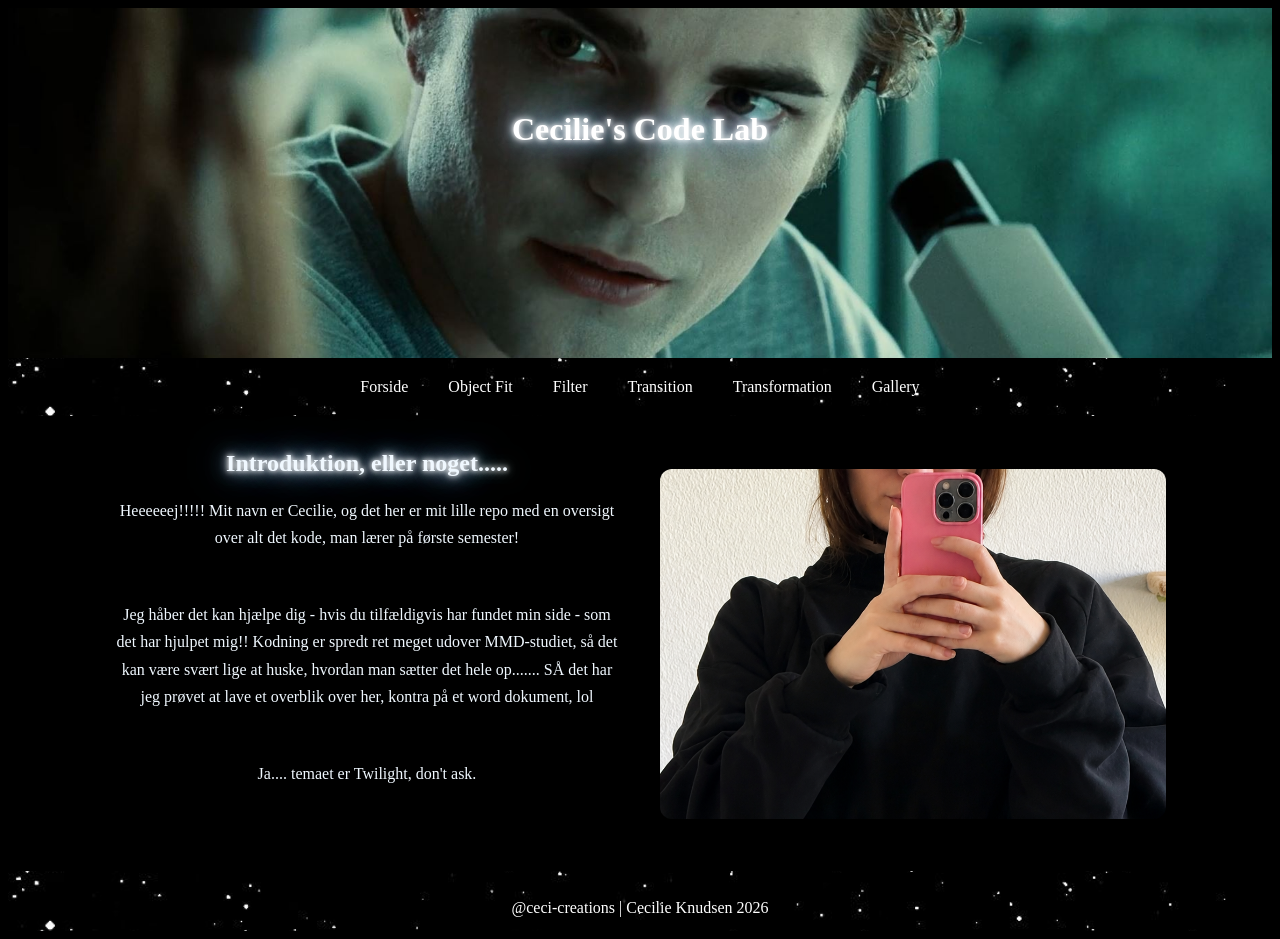
<file: index.html>
<!doctype html>
<html lang="da">
  <!-- Head -->
  <head>
    <meta charset="UTF-8" />
    <meta name="viewport" content="width=device-width, initial-scale=1.0" />
    <title>Cecilie's Code Lab</title>

    <!-- Links -->
    <link rel="stylesheet" href="css/general.css" />
    <link rel="stylesheet" href="css/globalnav.css" />
    <link rel="stylesheet" href="css/forside.css" />
  </head>

  <!-- Body -->
  <body>
    <!-- Banner -->
    <header>
      <div class="banner">
        <img src="imgs/edwardcullen.jpg" alt="" />

        <h1>Cecilie's Code Lab</h1>
      </div>

      <!-- Global Navigation -->
      <nav class="global-nav">
        <ul>
          <li><a href="index.html">Forside</a></li>
          <li><a href="objectfit.html">Object Fit</a></li>
          <li><a href="filter.html">Filter</a></li>
          <li><a href="transition.html">Transition</a></li>
          <li><a href="">Transformation</a></li>
          <li><a href="gallery.html">Gallery</a></li>
        </ul>
      </nav>
    </header>

    <!-- Main -->
    <main>
      <section class="intro">
        <div class="intro-text">
          <h2>Introduktion, eller noget.....</h2>
          <p>
            Heeeeeej!!!!! Mit navn er Cecilie, og det her er mit lille repo med
            en oversigt over alt det kode, man lærer på første semester!
          </p>
          <p>
            Jeg håber det kan hjælpe dig - hvis du tilfældigvis har fundet min
            side - som det har hjulpet mig!! Kodning er spredt ret meget udover
            MMD-studiet, så det kan være svært lige at huske, hvordan man sætter
            det hele op....... SÅ det har jeg prøvet at lave et overblik over
            her, kontra på et word dokument, lol
          </p>
          <p>Ja.... temaet er Twilight, don't ask.</p>
        </div>

        <div class="intro-image">
          <img src="imgs/me.png" alt="" />
        </div>
      </section>
    </main>

    <!-- Footer -->
    <footer>
      <p>@ceci-creations | Cecilie Knudsen 2026</p>
    </footer>
  </body>
</html>
</file>
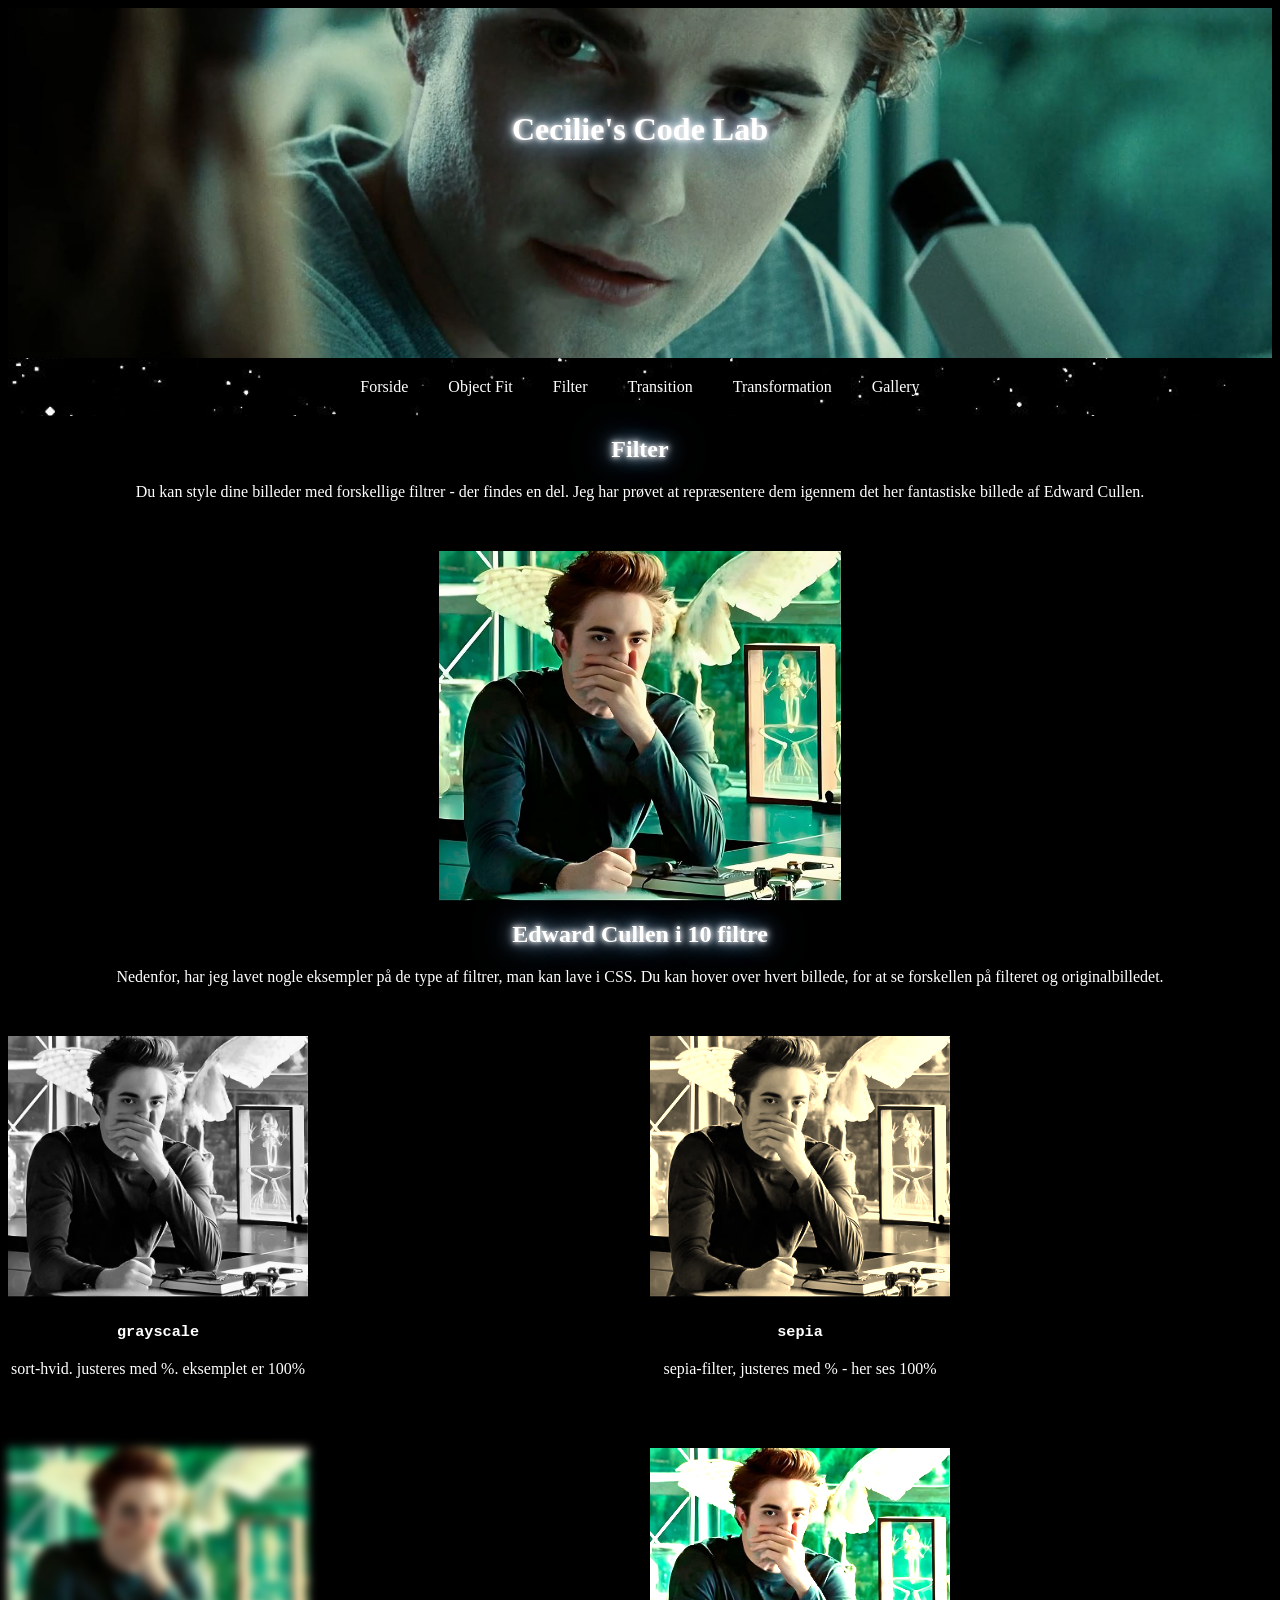
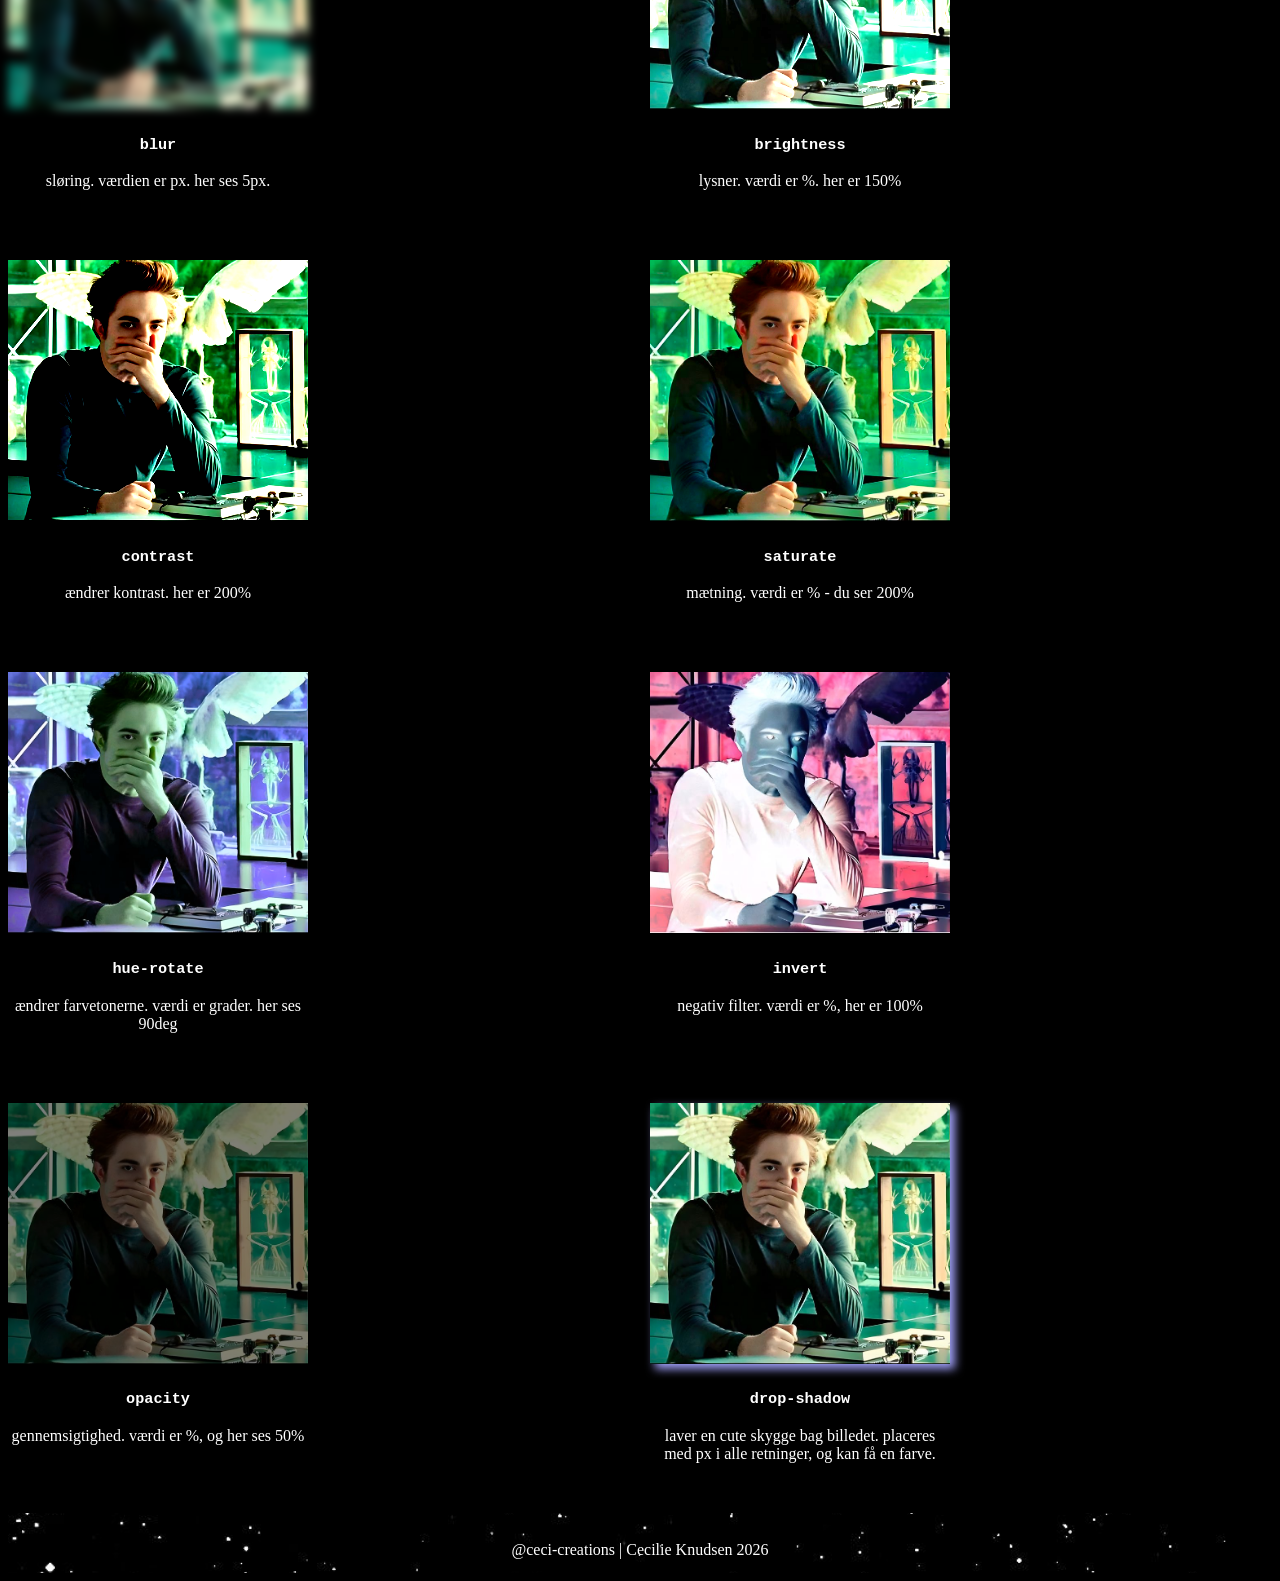
<file: filter.html>
<!doctype html>
<html lang="da">
  <!-- Head -->
  <head>
    <meta charset="UTF-8" />
    <meta name="viewport" content="width=device-width, initial-scale=1.0" />
    <title>Cecilie's Code Lab</title>

    <!-- Links -->
    <link rel="stylesheet" href="css/general.css" />
    <link rel="stylesheet" href="css/globalnav.css" />
    <link rel="stylesheet" href="css/filter.css" />
  </head>

  <!-- Body -->
  <body>
    <!-- Banner -->
    <header>
      <div class="banner">
        <img src="imgs/edwardcullen.jpg" alt="" />

        <h1>Cecilie's Code Lab</h1>
      </div>

      <!-- Global Navigation -->
      <nav class="global-nav">
        <ul>
          <li><a href="index.html">Forside</a></li>
          <li><a href="objectfit.html">Object Fit</a></li>
          <li><a href="filter.html">Filter</a></li>
          <li><a href="transition.html">Transition</a></li>
          <li><a href="">Transformation</a></li>
          <li><a href="gallery.html">Gallery</a></li>
        </ul>
      </nav>
    </header>

    <!-- Main -->
    <main>
      <!-- Original billede + beskrivelse -->
      <h2>Filter</h2>
      <p>
        Du kan style dine billeder med forskellige filtrer - der findes en del.
        Jeg har prøvet at repræsentere dem igennem det her fantastiske billede
        af Edward Cullen.
      </p>
      <div class="original">
        <img src="imgs/smellyboy.jpg" alt="" />
      </div>

      <!-- galleri med filtrer -->
      <h2>Edward Cullen i 10 filtre</h2>
      <p>
        Nedenfor, har jeg lavet nogle eksempler på de type af filtrer, man kan
        lave i CSS. Du kan hover over hvert billede, for at se forskellen på
        filteret og originalbilledet.
      </p>
      <div class="grid">
        <div class="card">
          <img class="grayscale" src="imgs/smellyboy.jpg" alt="" />
          <h3><code>grayscale</code></h3>
          <p>sort-hvid. justeres med %. eksemplet er 100%</p>
        </div>

        <div class="card">
          <img class="sepia" src="imgs/smellyboy.jpg" alt="" />
          <h3><code>sepia</code></h3>
          <p>sepia-filter, justeres med % - her ses 100%</p>
        </div>

        <div class="card">
          <img class="blur" src="imgs/smellyboy.jpg" alt="" />
          <h3><code>blur</code></h3>
          <p>sløring. værdien er px. her ses 5px.</p>
        </div>

        <div class="card">
          <img class="brightness" src="imgs/smellyboy.jpg" alt="" />
          <h3><code>brightness</code></h3>
          <p>lysner. værdi er %. her er 150%</p>
        </div>

        <div class="card">
          <img class="contrast" src="imgs/smellyboy.jpg" alt="" />
          <h3><code>contrast</code></h3>
          <p>ændrer kontrast. her er 200%</p>
        </div>

        <div class="card">
          <img class="saturate" src="imgs/smellyboy.jpg" alt="" />
          <h3><code>saturate</code></h3>
          <p>mætning. værdi er % - du ser 200%</p>
        </div>

        <div class="card">
          <img class="huerotate" src="imgs/smellyboy.jpg" alt="" />
          <h3><code>hue-rotate</code></h3>
          <p>ændrer farvetonerne. værdi er grader. her ses 90deg</p>
        </div>

        <div class="card">
          <img class="invert" src="imgs/smellyboy.jpg" alt="" />
          <h3><code>invert</code></h3>
          <p>negativ filter. værdi er %, her er 100%</p>
        </div>

        <div class="card">
          <img class="opacity" src="imgs/smellyboy.jpg" alt="" />
          <h3><code>opacity</code></h3>
          <p>gennemsigtighed. værdi er %, og her ses 50%</p>
        </div>

        <div class="card">
          <img class="dropshadow" src="imgs/smellyboy.jpg" alt="" />
          <h3><code>drop-shadow</code></h3>
          <p>
            laver en cute skygge bag billedet. placeres med px i alle retninger,
            og kan få en farve.
          </p>
        </div>
      </div>
    </main>

    <!-- Footer -->
    <footer>
      <p>@ceci-creations | Cecilie Knudsen 2026</p>
    </footer>
  </body>
</html>
</file>
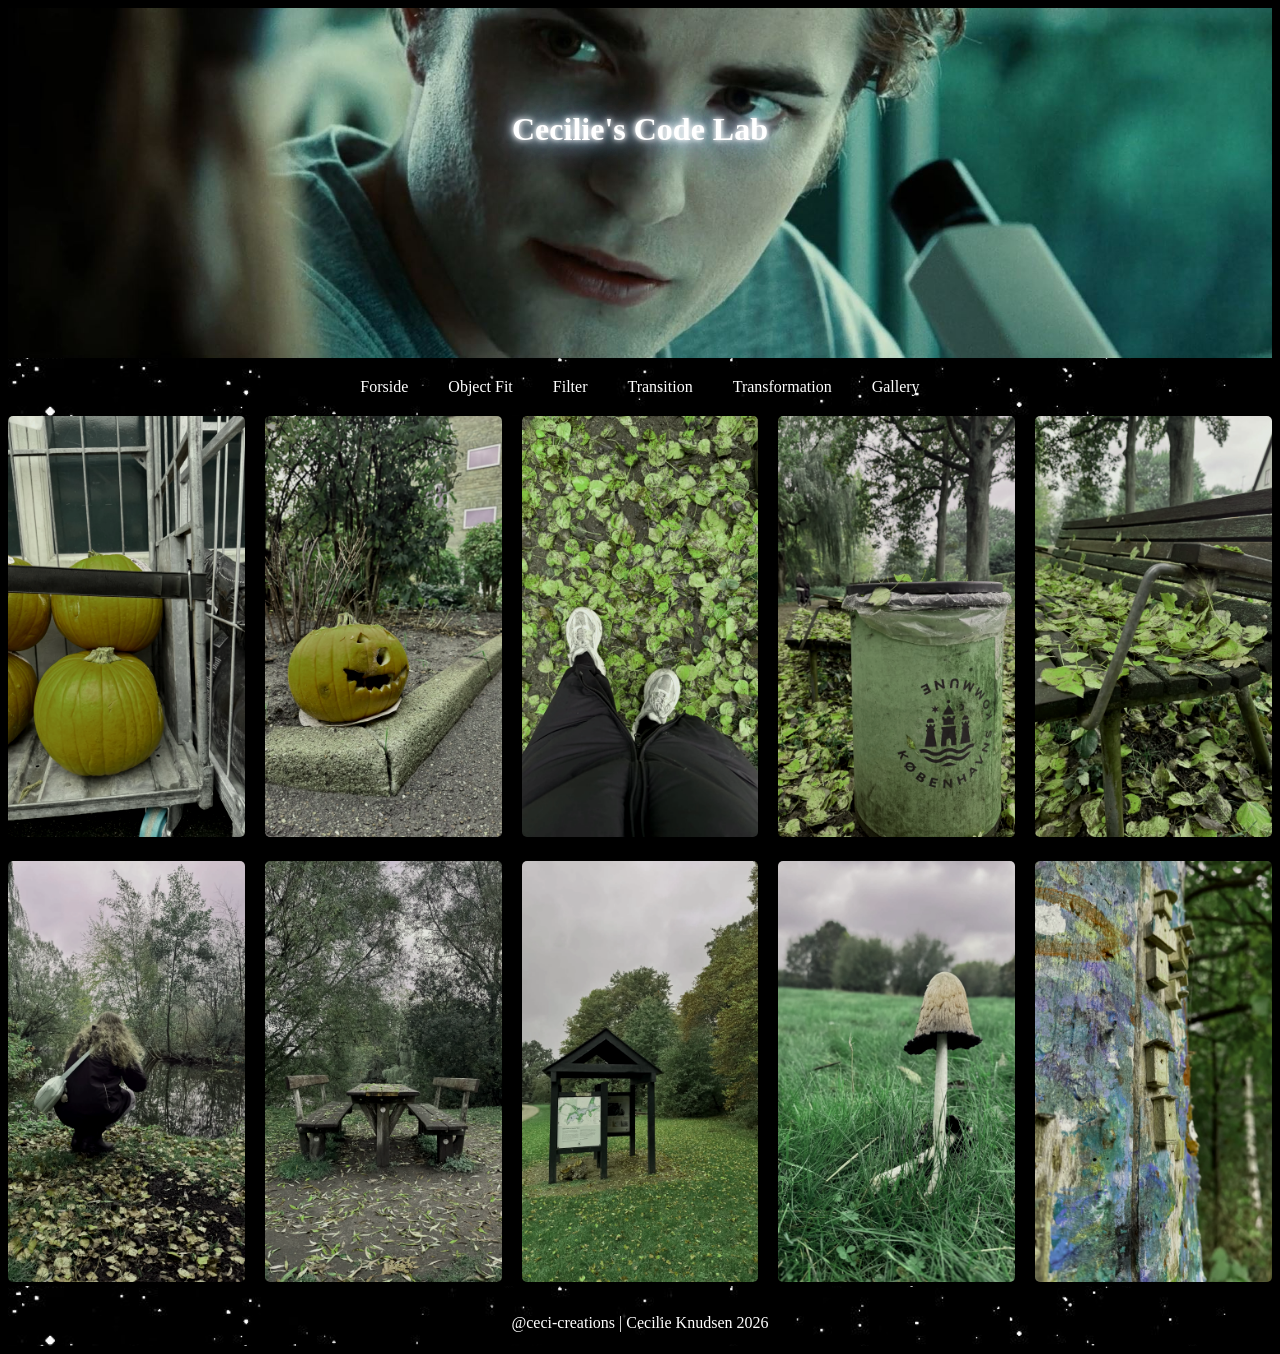
<file: gallery.html>
<!doctype html>
<html lang="da">
  <!-- Head -->
  <head>
    <meta charset="UTF-8" />
    <meta name="viewport" content="width=device-width, initial-scale=1.0" />
    <title>Cecilie's Code Lab</title>

    <!-- Links -->
    <link rel="stylesheet" href="css/general.css" />
    <link rel="stylesheet" href="css/globalnav.css" />
    <link rel="stylesheet" href="css/gallery.css" />
  </head>

  <!-- Body -->
  <body>
    <!-- Banner -->
    <header>
      <div class="banner">
        <img src="imgs/edwardcullen.jpg" alt="" />

        <h1>Cecilie's Code Lab</h1>
      </div>

      <!-- Global Navigation -->
      <nav class="global-nav">
        <ul>
          <li><a href="index.html">Forside</a></li>
          <li><a href="objectfit.html">Object Fit</a></li>
          <li><a href="filter.html">Filter</a></li>
          <li><a href="transition.html">Transition</a></li>
          <li><a href="">Transformation</a></li>
          <li><a href="gallery.html">Gallery</a></li>
        </ul>
      </nav>
    </header>

    <!-- Main -->
    <main>
      <section class="grid">
        <!-- Græskar -->
        <div>
          <a href="gallery/pumkeeens.html" target="_blank"
            ><img src="imgs/galleriopgave/pumkeeens.webp" alt=""
          /></a>
        </div>

        <!-- Halloween -->
        <div>
          <a href="gallery/boyandgirlsof.html" target="_blank"
            ><img src="imgs/galleriopgave/boyandgirlsof.webp" alt=""
          /></a>
        </div>

        <!-- Mine sko -->
        <div>
          <a href="gallery/buffaloes.html" target="_blank"
            ><img src="imgs/galleriopgave/buffaloes.webp" alt=""
          /></a>
        </div>

        <!-- Skraldespand -->
        <div>
          <a href="gallery/trashyyy.html" target="_blank"
            ><img src="imgs/galleriopgave/trashyyy.webp" alt=""
          /></a>
        </div>

        <!-- Bænk -->
        <div>
          <a href="gallery/benched.html" target="_blank"
            ><img src="imgs/galleriopgave/benched.webp" alt=""
          /></a>
        </div>

        <!-- LAURAAA -->
        <div>
          <a href="gallery/lausdaus.html" target="_blank"
            ><img src="imgs/galleriopgave/lausdaus.webp" alt=""
          /></a>
        </div>

        <!-- DATE SPOT -->
        <div>
          <a href="gallery/fallinloveagainandagain.html" target="_blank">
            <img src="imgs/galleriopgave/fallinloveagainandagain.webp" alt=""
          /></a>
        </div>

        <!-- ET HUS -->
        <div>
          <a href="gallery/ethus.html" target="_blank"
            ><img src="imgs/galleriopgave/ethus.webp" alt=""
          /></a>
        </div>

        <!-- SVAMPEBOB FIRKANT -->
        <div>
          <a href="gallery/parykblækhatsej.html" target="_blank"
            ><img src="imgs/galleriopgave/parykblækhatsej.webp" alt=""
          /></a>
        </div>

        <!-- FUGLEBYEN -->
        <div>
          <a href="gallery/fuglebyen.html" target="_blank"
            ><img src="imgs/galleriopgave/fuglebyen.webp" alt=""
          /></a>
        </div>
      </section>
    </main>

    <!-- Footer -->
    <footer>
      <p>@ceci-creations | Cecilie Knudsen 2026</p>
    </footer>
  </body>
</html>
</file>
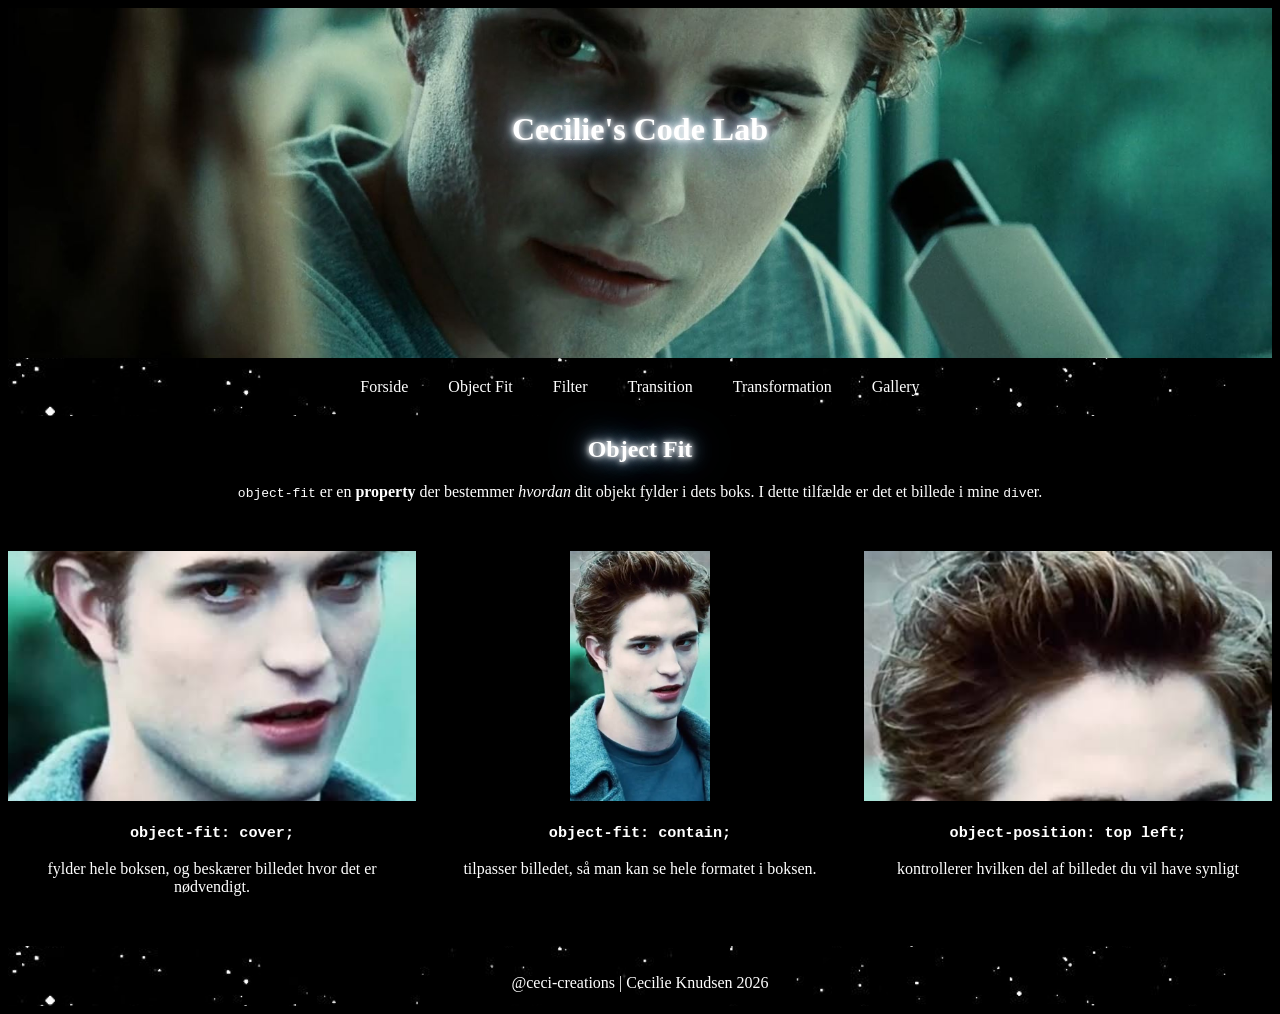
<file: objectfit.html>
<!doctype html>
<html lang="da">
  <!-- Head -->
  <head>
    <meta charset="UTF-8" />
    <meta name="viewport" content="width=device-width, initial-scale=1.0" />
    <title>Cecilie's Code Lab</title>

    <!-- Links -->
    <link rel="stylesheet" href="css/general.css" />
    <link rel="stylesheet" href="css/globalnav.css" />
    <link rel="stylesheet" href="css/obejctfit.css" />
  </head>

  <!-- Body -->
  <body>
    <!-- Banner -->
    <header>
      <div class="banner">
        <img src="imgs/edwardcullen.jpg" alt="" />

        <h1>Cecilie's Code Lab</h1>
      </div>

      <!-- Global Navigation -->
      <nav class="global-nav">
        <ul>
          <li><a href="index.html">Forside</a></li>
          <li><a href="objectfit.html">Object Fit</a></li>
          <li><a href="filter.html">Filter</a></li>
          <li><a href="transition.html">Transition</a></li>
          <li><a href="">Transformation</a></li>
          <li><a href="gallery.html">Gallery</a></li>
        </ul>
      </nav>
    </header>

    <!-- Main -->
    <main>
      <section>
        <h2>Object Fit</h2>
        <p>
          <code>object-fit</code> er en <b>property</b> der bestemmer
          <i>hvordan</i> dit objekt fylder i dets boks. I dette tilfælde er det
          et billede i mine <code>div</code>er.
        </p>

        <div class="grid">
          <div class="card">
            <img class="cover" src="imgs/edward2.jpg" alt="" />
            <h3><code>object-fit: cover;</code></h3>
            <p>
              fylder hele boksen, og beskærer billedet hvor det er nødvendigt.
            </p>
          </div>

          <div class="card">
            <img class="contain" src="imgs/edward2.jpg" alt="" />
            <h3><code>object-fit: contain;</code></h3>
            <p>tilpasser billedet, så man kan se hele formatet i boksen.</p>
          </div>

          <div class="card">
            <img class="coverpos" src="imgs/edward2.jpg" alt="" />
            <h3><code>object-position: top left;</code></h3>
            <p>kontrollerer hvilken del af billedet du vil have synligt</p>
          </div>
        </div>
      </section>
    </main>

    <!-- Footer -->
    <footer>
      <p>@ceci-creations | Cecilie Knudsen 2026</p>
    </footer>
  </body>
</html>
</file>
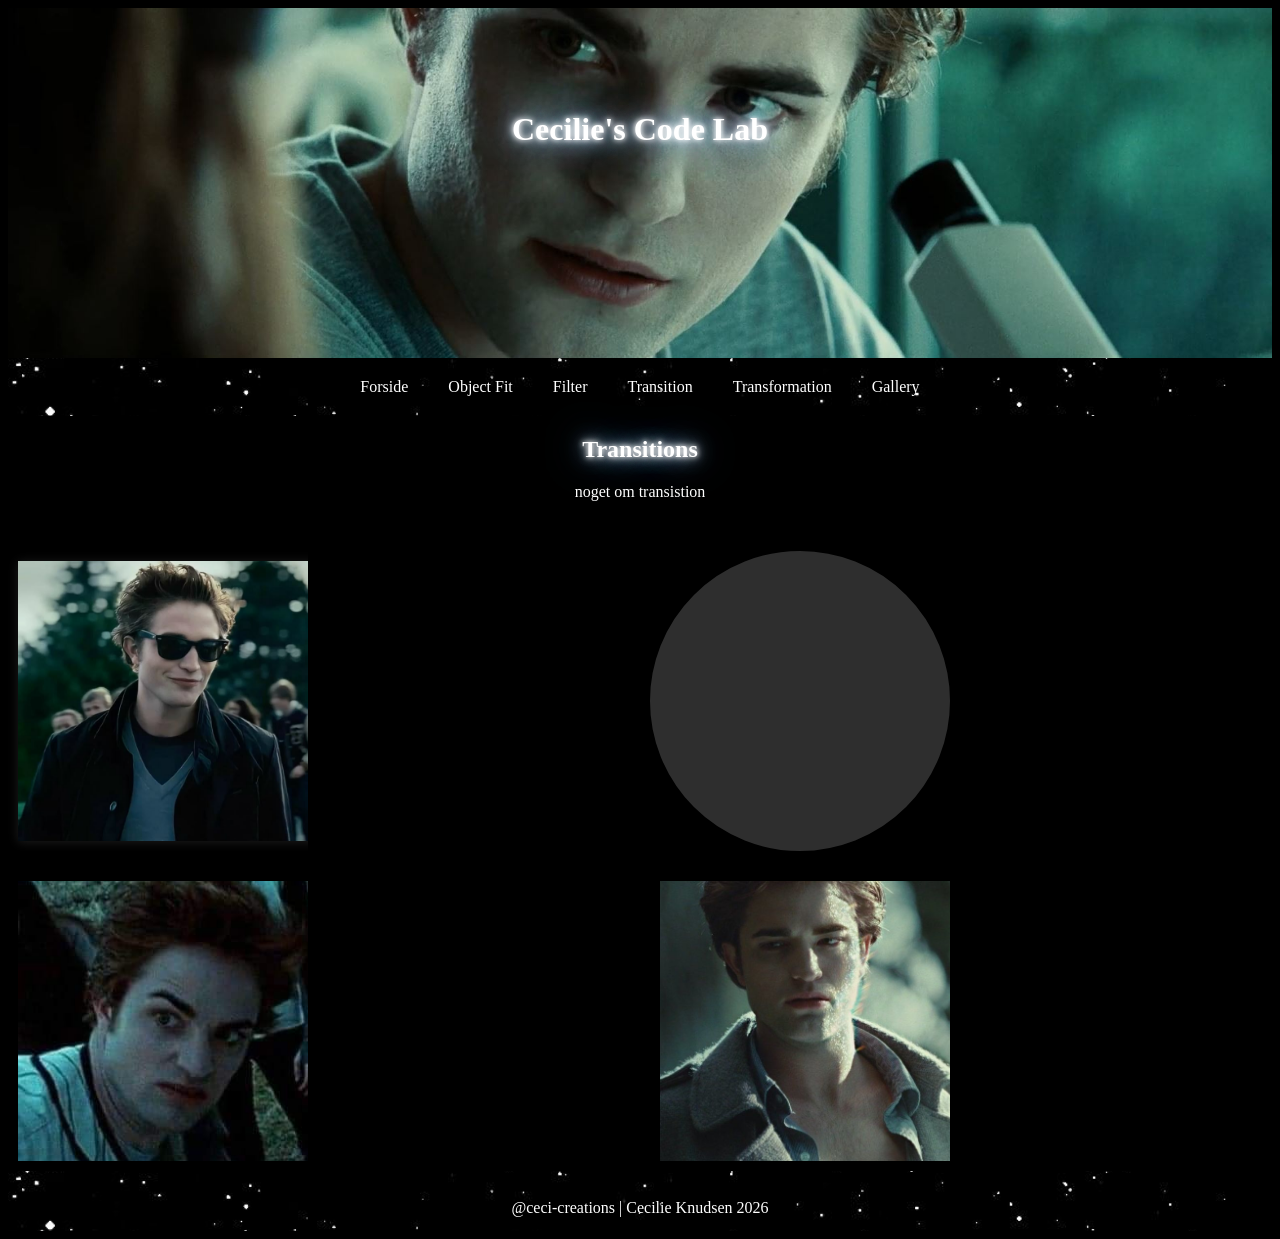
<file: transition.html>
<!doctype html>
<html lang="da">
  <!-- Head -->
  <head>
    <meta charset="UTF-8" />
    <meta name="viewport" content="width=device-width, initial-scale=1.0" />
    <title>Cecilie's Code Lab</title>

    <!-- Links -->
    <link rel="stylesheet" href="css/general.css" />
    <link rel="stylesheet" href="css/globalnav.css" />
    <link rel="stylesheet" href="css/transitions.css" />
  </head>

  <!-- Body -->
  <body>
    <!-- Banner -->
    <header>
      <div class="banner">
        <img src="imgs/edwardcullen.jpg" alt="" />

        <h1>Cecilie's Code Lab</h1>
      </div>

      <!-- Global Navigation -->
      <nav class="global-nav">
        <ul>
          <li><a href="index.html">Forside</a></li>
          <li><a href="objectfit.html">Object Fit</a></li>
          <li><a href="filter.html">Filter</a></li>
          <li><a href="transition.html">Transition</a></li>
          <li><a href="">Transformation</a></li>
          <li><a href="gallery.html">Gallery</a></li>
        </ul>
      </nav>
    </header>

    <!-- Main -->
    <main>
      <section>
        <h2>Transitions</h2>
        <p>noget om transistion</p>
        </p>
      </section>

      <section class="grid">

       <div class="card">
        <img class="movebitch" src="imgs/coolward.jpg" alt="">
       </div> 

       <div class="circle"></div>

       <div class="card">
        <img class="breakdance" src="imgs/uggerward.jpg" alt="">
       </div> 

       <div class="card">
        <img class="artpop" src="imgs/killerward.jpg" alt="">
       </div> 
      </section>
    </main>

    <!-- Footer -->
    <footer>
      <p>@ceci-creations | Cecilie Knudsen 2026</p>
    </footer>
  </body>
</html>
</file>
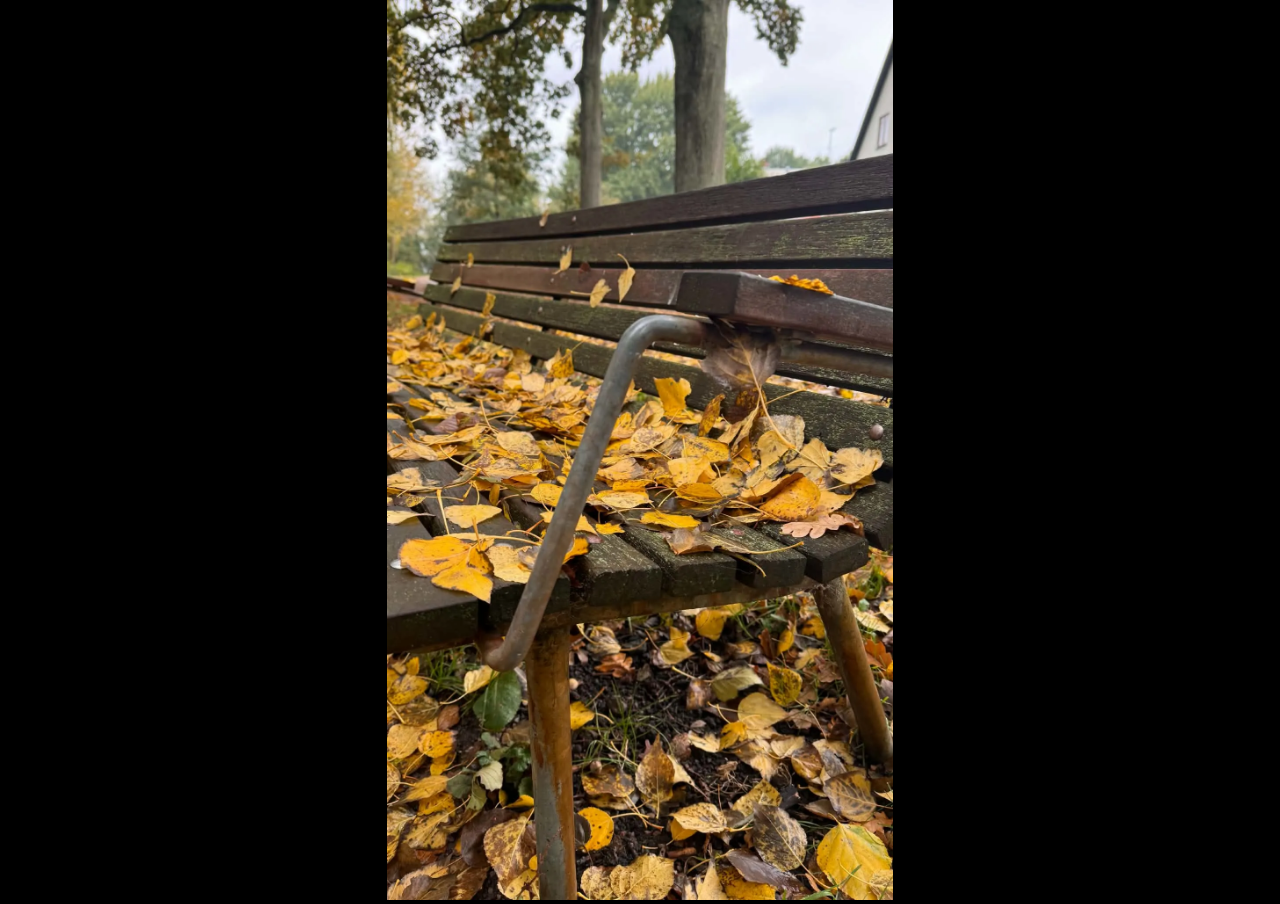
<file: gallery/benched.html>
<!doctype html>
<html lang="en">
  <head>
    <meta charset="UTF-8" />
    <meta name="viewport" content="width=device-width, initial-scale=1.0" />
    <title>pumkeeens</title>
    <link rel="stylesheet" href="../css/general.css" />
    <link rel="stylesheet" href="../css/bigimage.css" />
  </head>
  <body>
    <img src="../imgs/galleriopgave/benched.webp" alt="" />
  </body>
</html>
</file>
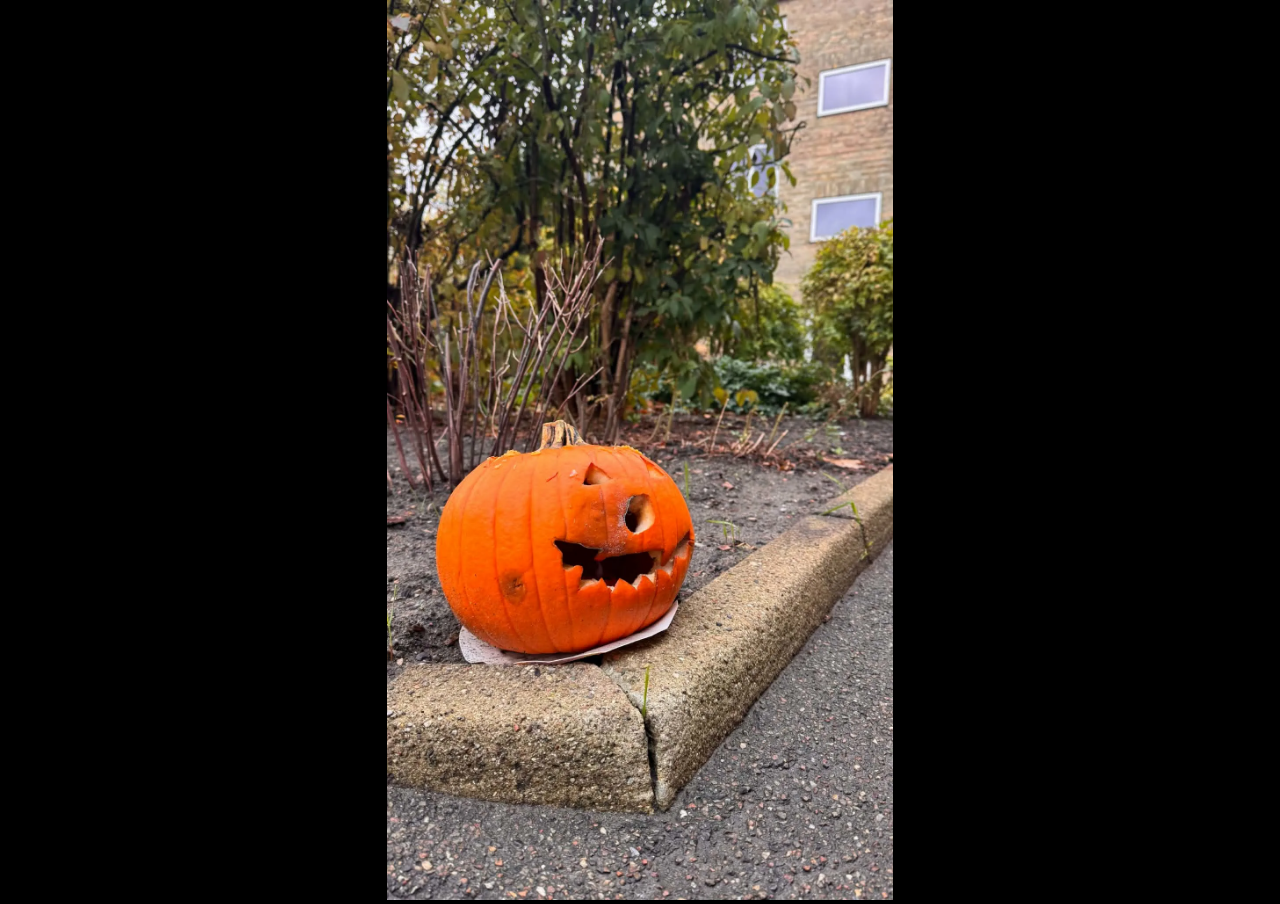
<file: gallery/boyandgirlsof.html>
<!doctype html>
<html lang="en">
  <head>
    <meta charset="UTF-8" />
    <meta name="viewport" content="width=device-width, initial-scale=1.0" />
    <title>pumkeeens</title>
    <link rel="stylesheet" href="../css/general.css" />
    <link rel="stylesheet" href="../css/bigimage.css" />
  </head>
  <body>
    <img src="../imgs/galleriopgave/boyandgirlsof.webp" alt="" />
  </body>
</html>
</file>
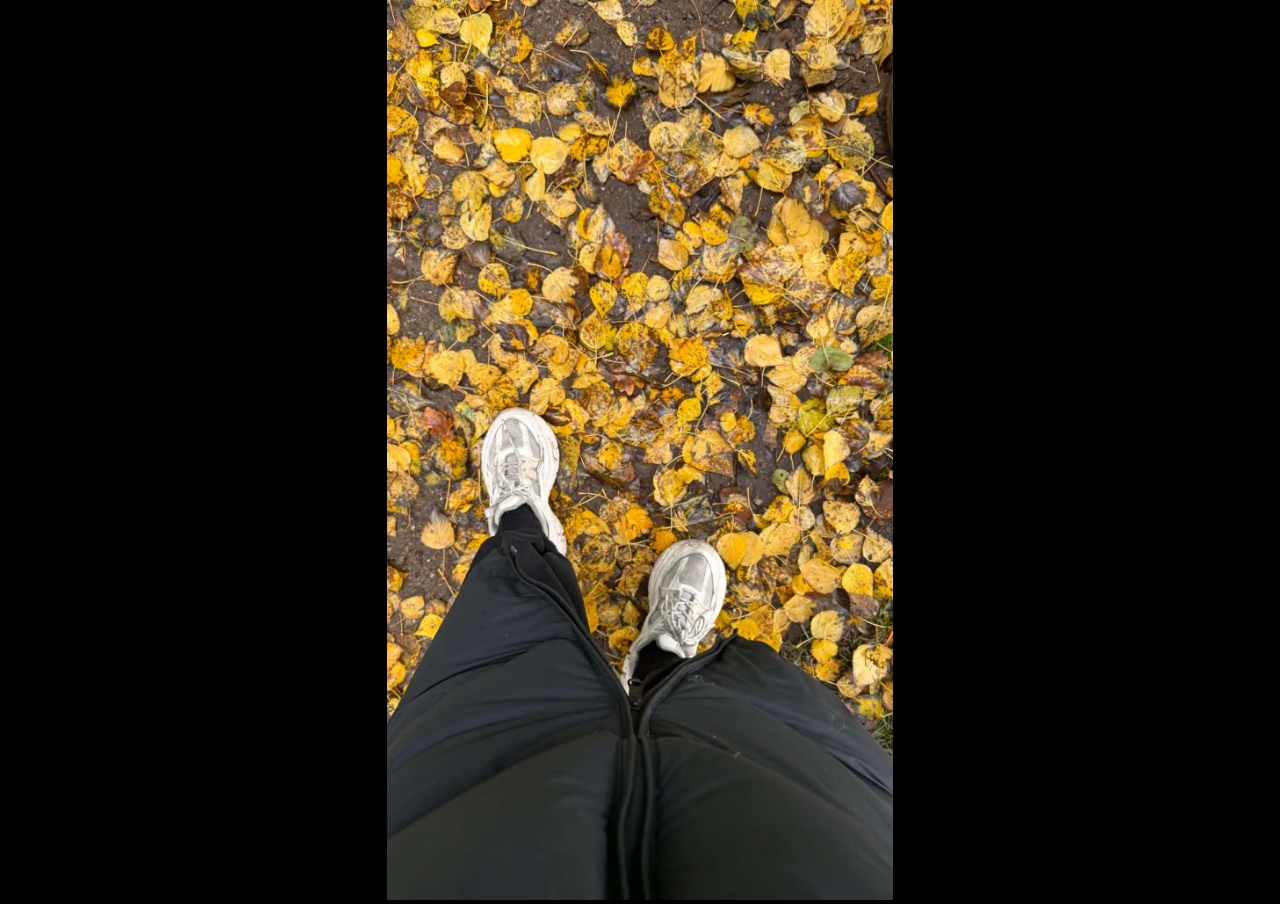
<file: gallery/buffaloes.html>
<!doctype html>
<html lang="en">
  <head>
    <meta charset="UTF-8" />
    <meta name="viewport" content="width=device-width, initial-scale=1.0" />
    <title>pumkeeens</title>
    <link rel="stylesheet" href="../css/general.css" />
    <link rel="stylesheet" href="../css/bigimage.css" />
  </head>
  <body>
    <img src="../imgs/galleriopgave/buffaloes.webp" alt="" />
  </body>
</html>
</file>
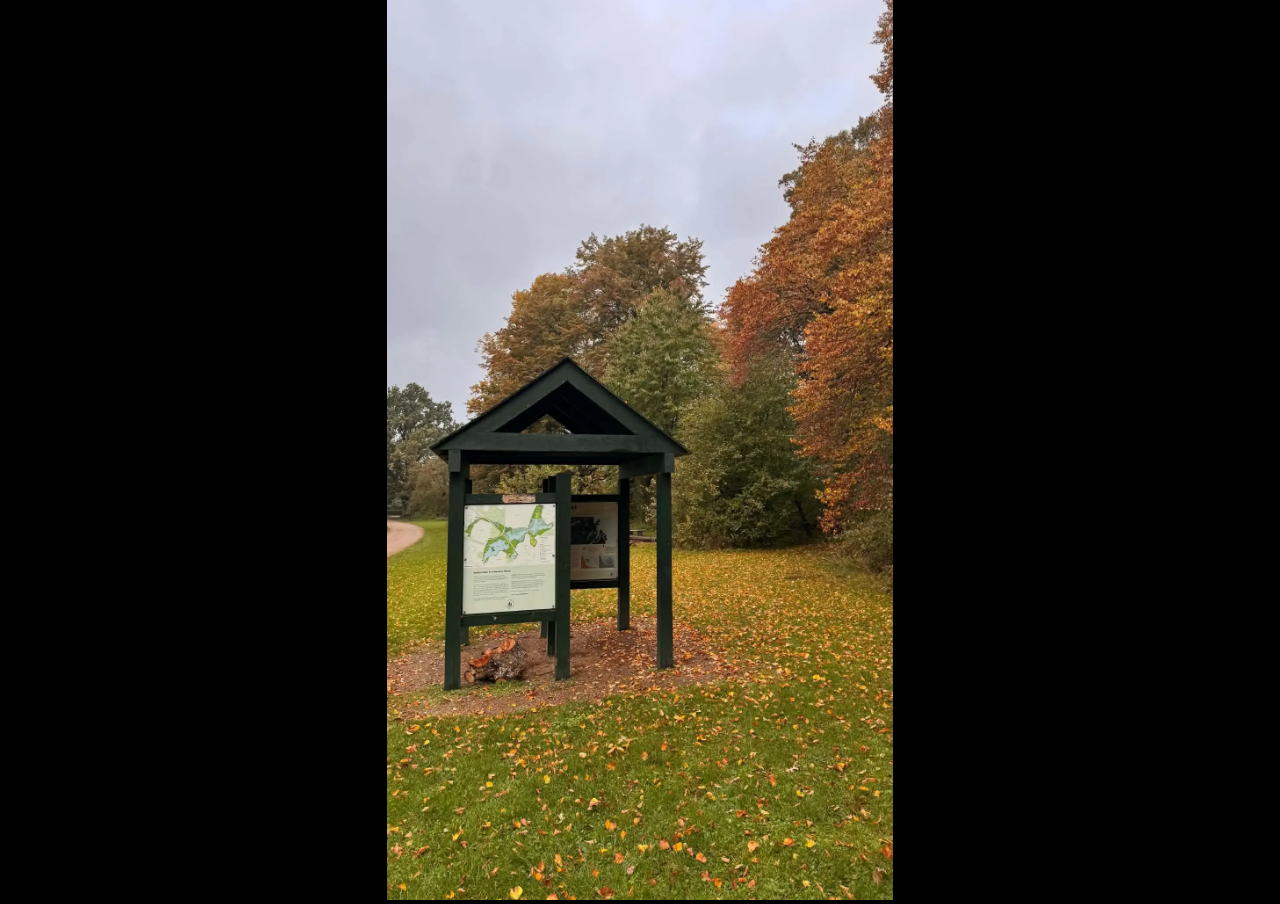
<file: gallery/ethus.html>
<!doctype html>
<html lang="en">
  <head>
    <meta charset="UTF-8" />
    <meta name="viewport" content="width=device-width, initial-scale=1.0" />
    <title>pumkeeens</title>
    <link rel="stylesheet" href="../css/general.css" />
    <link rel="stylesheet" href="../css/bigimage.css" />
  </head>
  <body>
    <img src="../imgs/galleriopgave/ethus.webp" alt="" />
  </body>
</html>
</file>
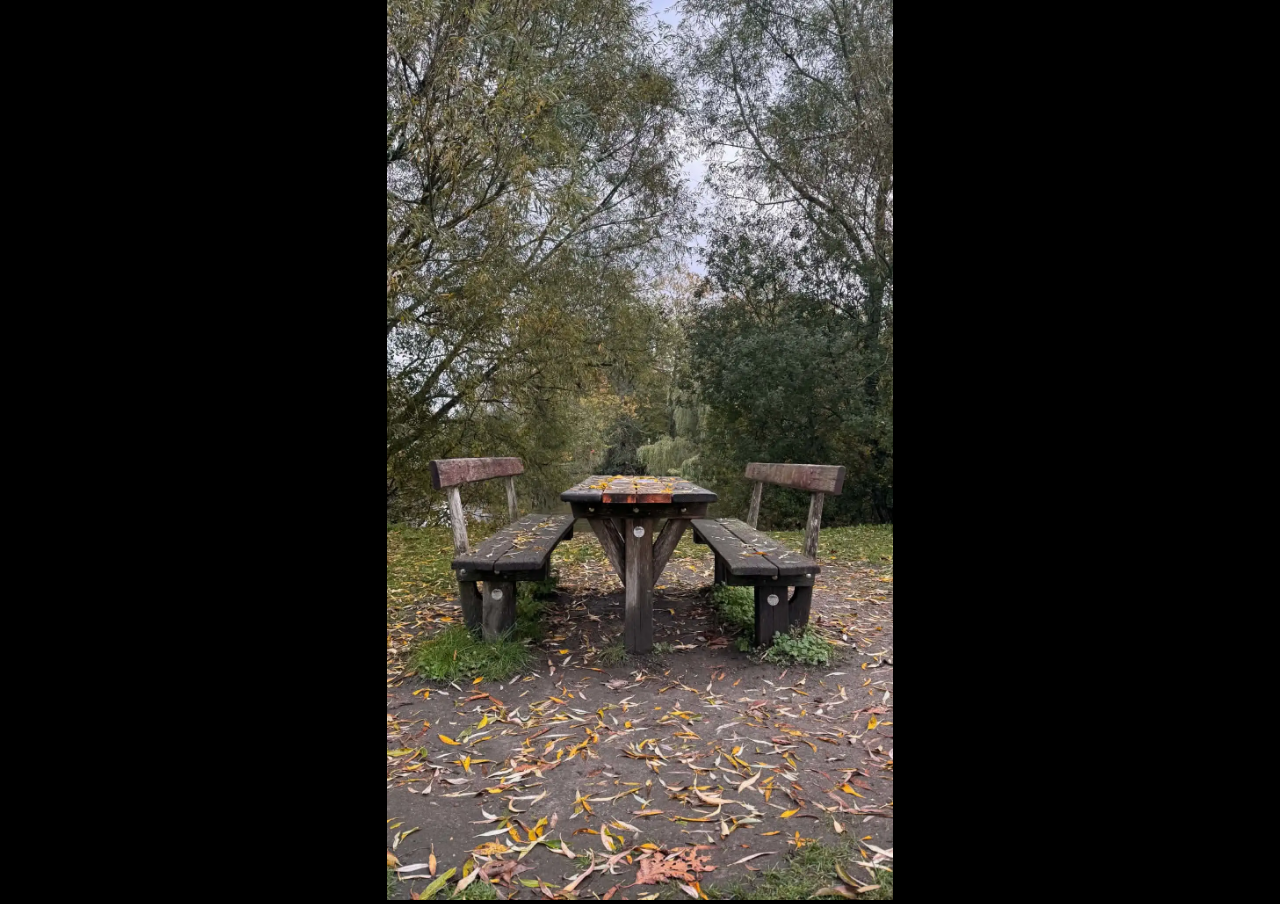
<file: gallery/fallinloveagainandagain.html>
<!doctype html>
<html lang="en">
  <head>
    <meta charset="UTF-8" />
    <meta name="viewport" content="width=device-width, initial-scale=1.0" />
    <title>pumkeeens</title>
    <link rel="stylesheet" href="../css/general.css" />
    <link rel="stylesheet" href="../css/bigimage.css" />
  </head>
  <body>
    <img src="../imgs/galleriopgave/fallinloveagainandagain.webp" alt="" />
  </body>
</html>
</file>
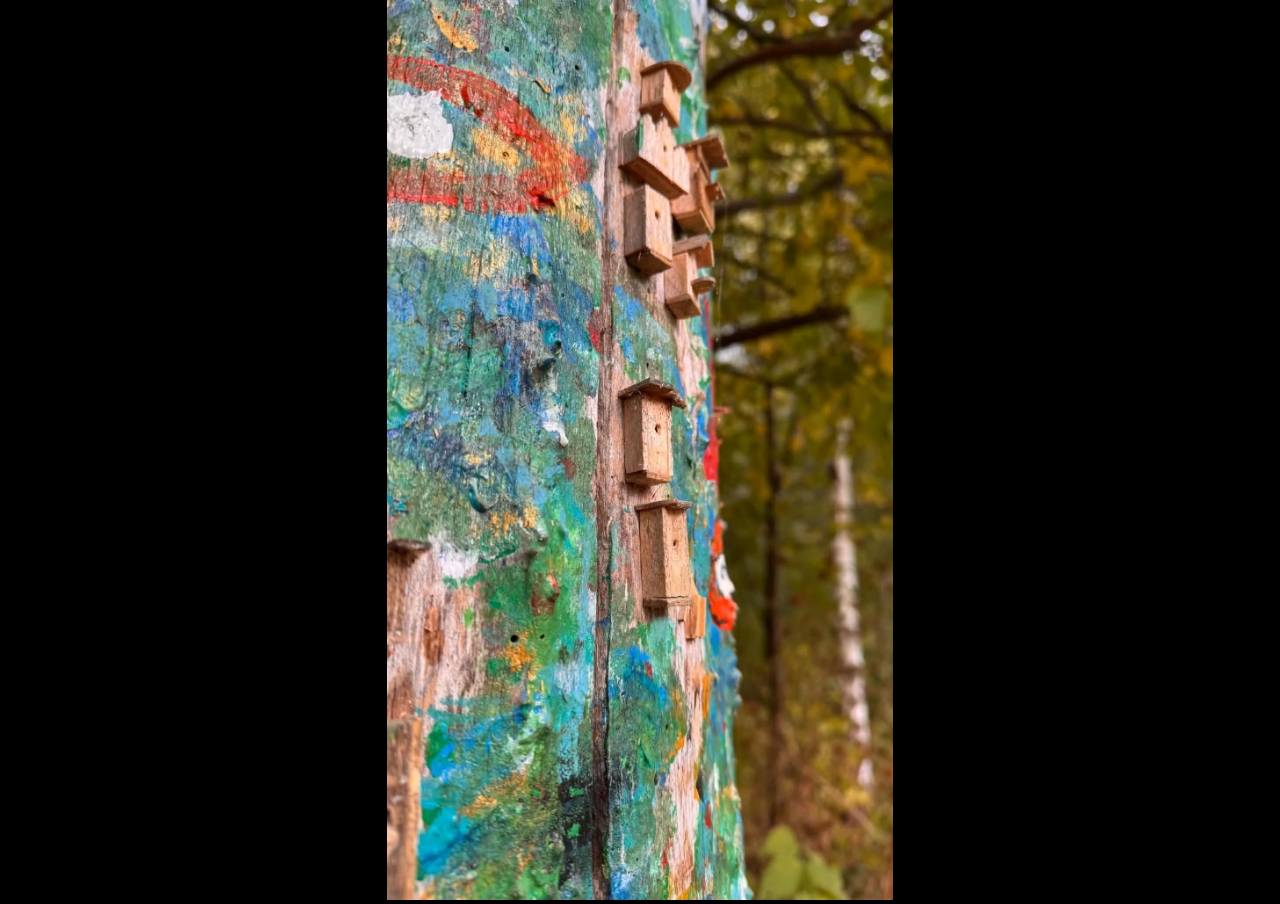
<file: gallery/fuglebyen.html>
<!doctype html>
<html lang="en">
  <head>
    <meta charset="UTF-8" />
    <meta name="viewport" content="width=device-width, initial-scale=1.0" />
    <title>pumkeeens</title>
    <link rel="stylesheet" href="../css/general.css" />
    <link rel="stylesheet" href="../css/bigimage.css" />
  </head>
  <body>
    <img src="../imgs/galleriopgave/fuglebyen.webp" alt="" />
  </body>
</html>
</file>
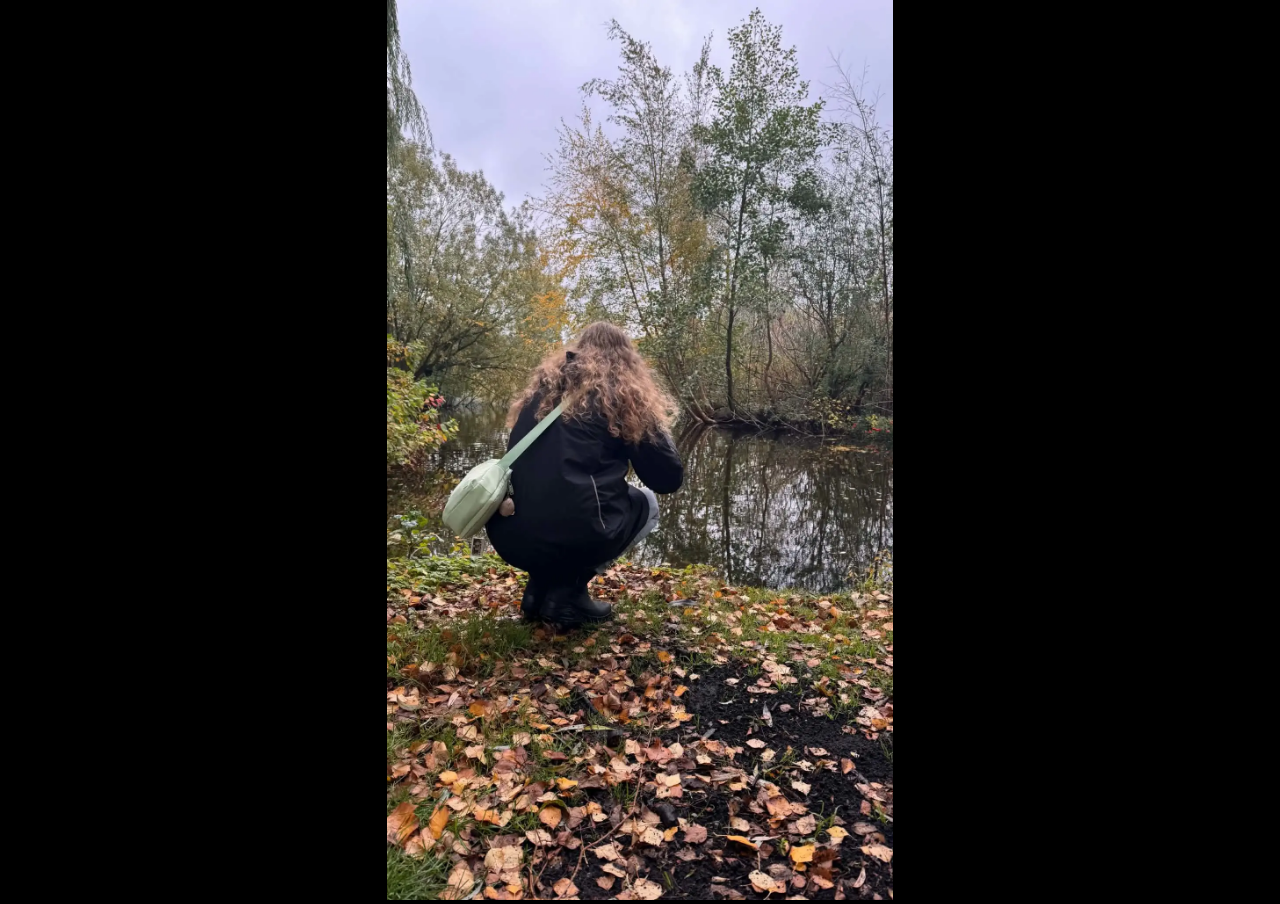
<file: gallery/lausdaus.html>
<!doctype html>
<html lang="en">
  <head>
    <meta charset="UTF-8" />
    <meta name="viewport" content="width=device-width, initial-scale=1.0" />
    <title>pumkeeens</title>
    <link rel="stylesheet" href="../css/general.css" />
    <link rel="stylesheet" href="../css/bigimage.css" />
  </head>
  <body>
    <img src="../imgs/galleriopgave/lausdaus.webp" alt="" />
  </body>
</html>
</file>
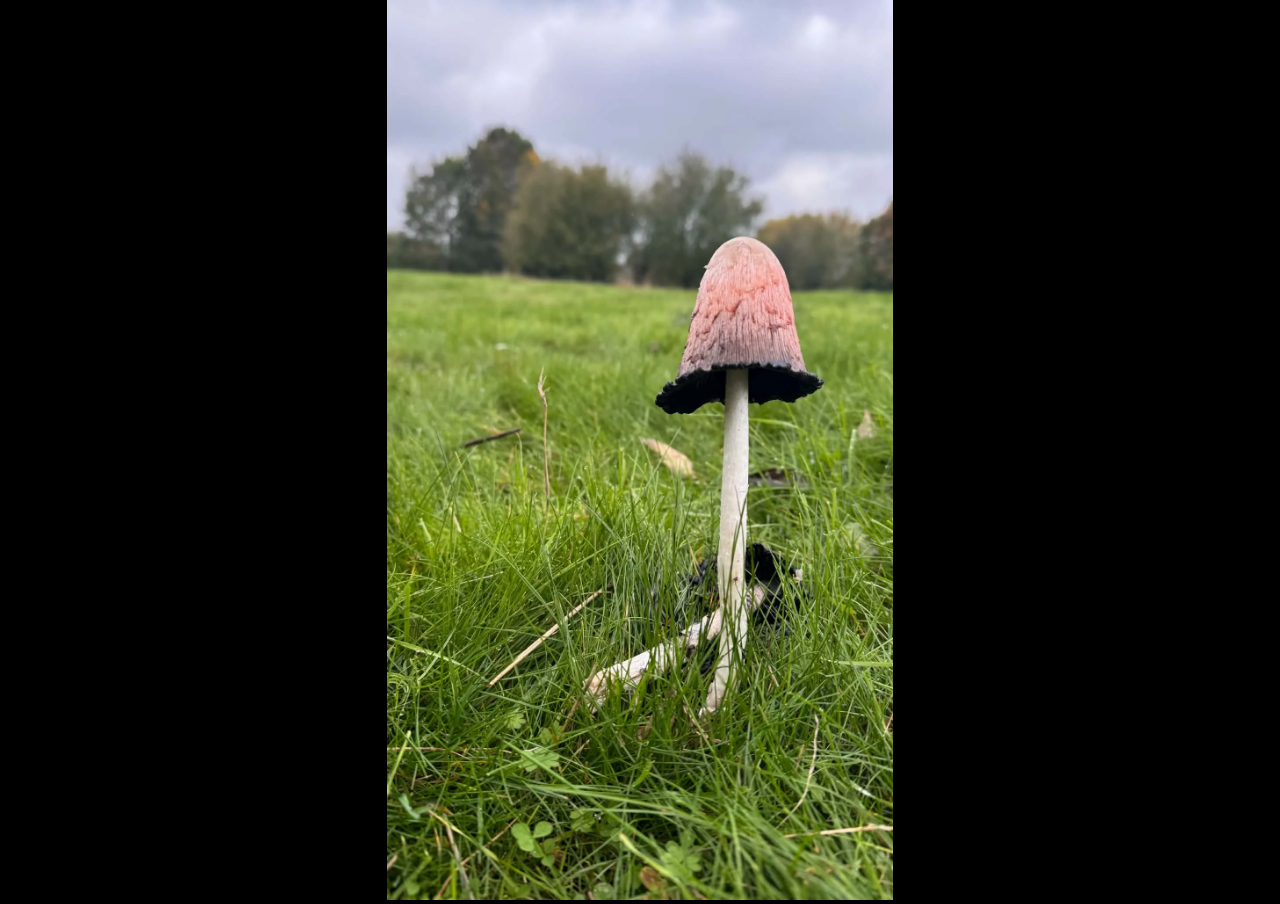
<file: gallery/parykblækhatsej.html>
<!doctype html>
<html lang="en">
  <head>
    <meta charset="UTF-8" />
    <meta name="viewport" content="width=device-width, initial-scale=1.0" />
    <title>pumkeeens</title>
    <link rel="stylesheet" href="../css/general.css" />
    <link rel="stylesheet" href="../css/bigimage.css" />
  </head>
  <body>
    <img src="../imgs/galleriopgave/parykblækhatsej.webp" alt="" />
  </body>
</html>
</file>
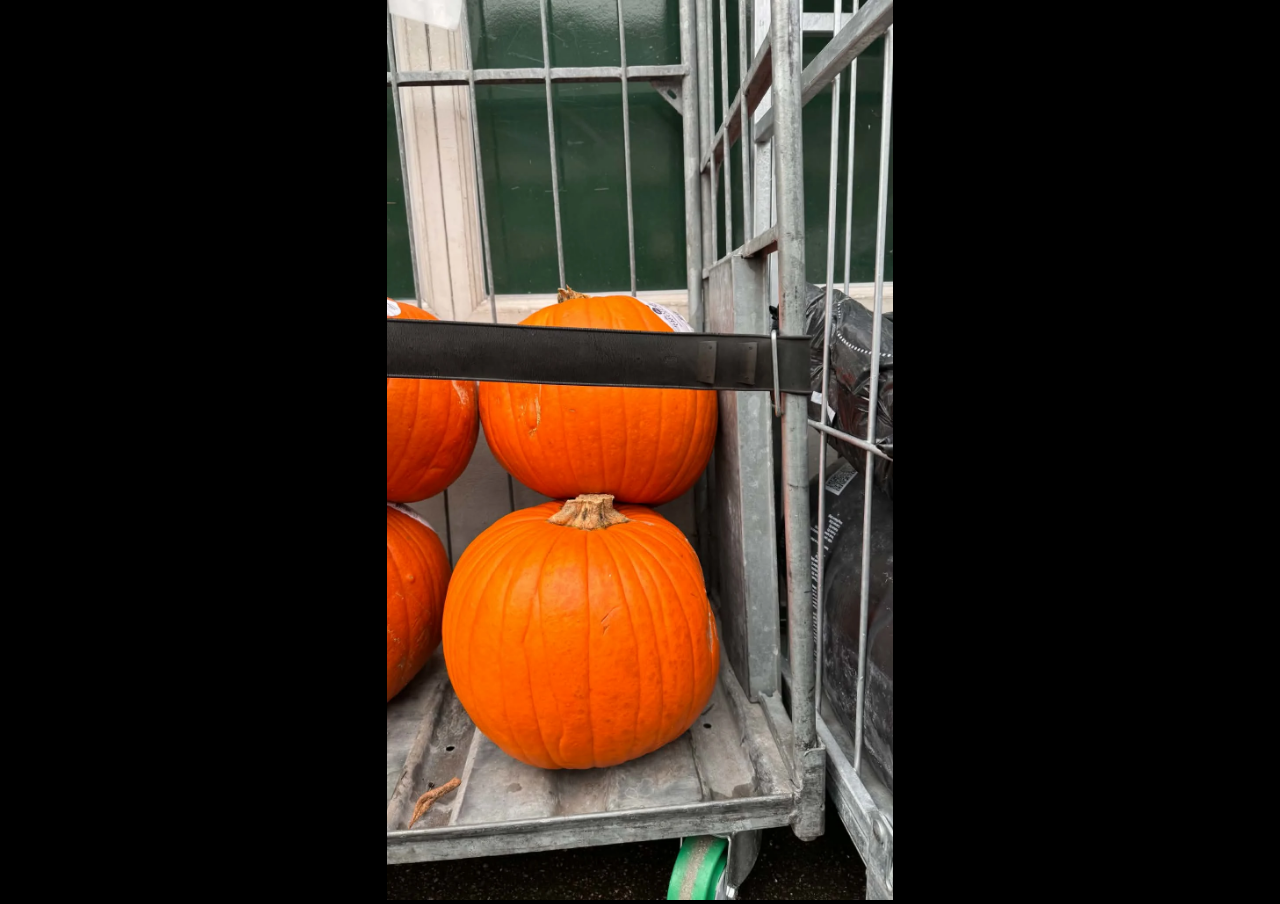
<file: gallery/pumkeeens.html>
<!doctype html>
<html lang="en">
  <head>
    <meta charset="UTF-8" />
    <meta name="viewport" content="width=device-width, initial-scale=1.0" />
    <title>pumkeeens</title>
    <link rel="stylesheet" href="../css/general.css" />
    <link rel="stylesheet" href="../css/bigimage.css" />
  </head>
  <body>
    <img src="../imgs/galleriopgave/pumkeeens.webp" alt="" />
  </body>
</html>
</file>
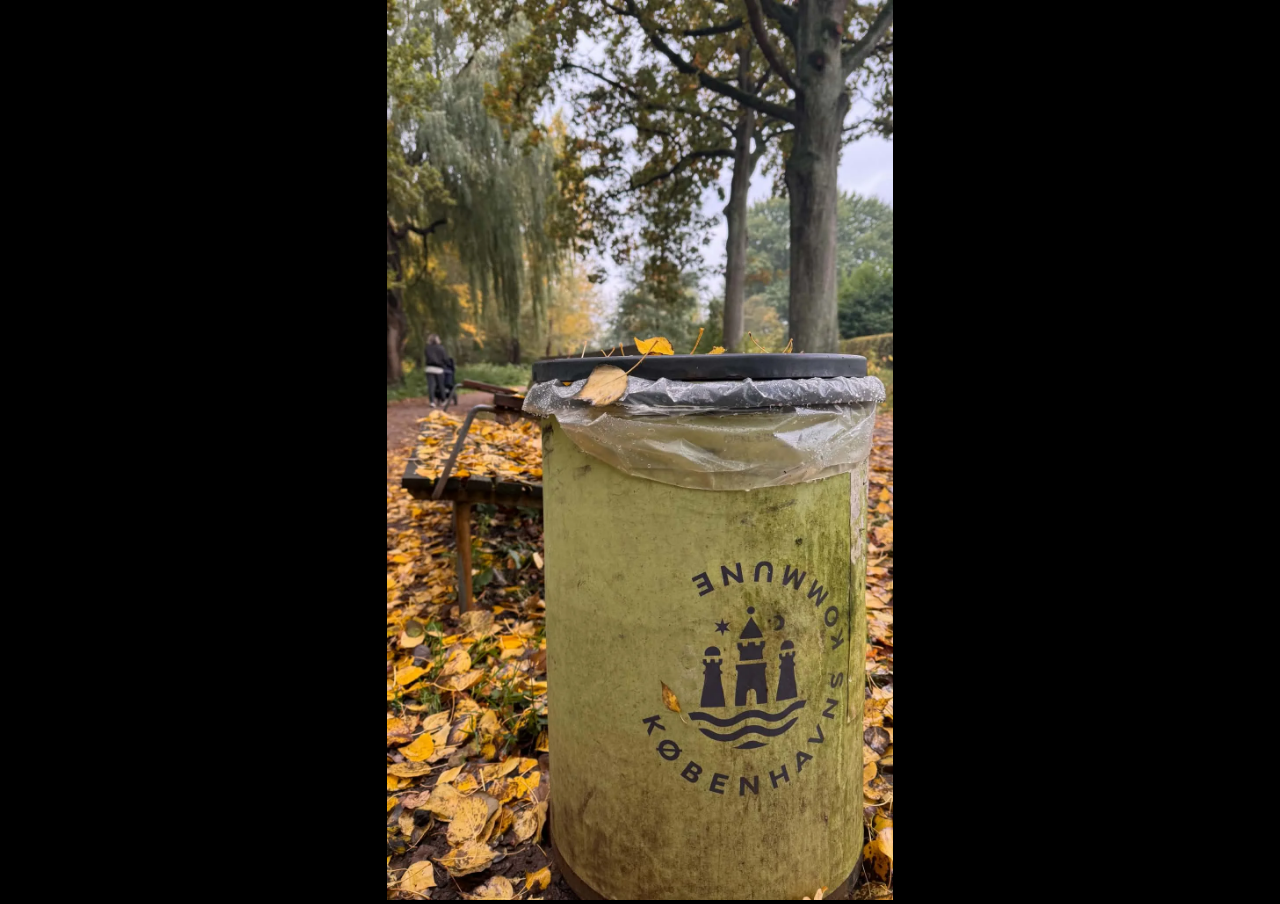
<file: gallery/trashyyy.html>
<!doctype html>
<html lang="en">
  <head>
    <meta charset="UTF-8" />
    <meta name="viewport" content="width=device-width, initial-scale=1.0" />
    <title>pumkeeens</title>
    <link rel="stylesheet" href="../css/general.css" />
    <link rel="stylesheet" href="../css/bigimage.css" />
  </head>
  <body>
    <img src="../imgs/galleriopgave/trashyyy.webp" alt="" />
  </body>
</html>
</file>
<file: css/general.css>
* {
  box-sizing: border-box;
}

body {
  background-color: black;
  justify-self: center;
}

h2 {
  color: white;
  text-align: center;
  text-shadow:
    0 0 5px #fff,
    0 0 10px #fff,
    0 0 20px #99d0fd,
    0 0 40px #79a5f8;
}

h3 {
  color: white;
  text-align: center;
}

p {
  color: #fff;
  text-align: center;
  margin-bottom: 50px;
}

.banner {
  width: 100%;
  height: 350px;
  overflow: hidden;
}

.banner img {
  width: 100%;
  height: 100%;
  object-fit: cover;
  display: block;
}

.banner h1 {
  position: absolute;
  top: 12%;
  left: 50%;
  transform: translate(-50%, -50%);
  color: white;
  text-align: center;
  text-shadow:
    0 0 5px #fff,
    0 0 10px #fff,
    0 0 20px #99d0fd,
    0 0 40px #79a5f8;
}

footer {
  background-image: url(../imgs/star.jpg);
  background-size: cover;
  background-position: center;
  background-repeat: no-repeat;

  height: 60px;
  padding: 20px 20px;
  text-align: center;
  color: white;
}

footer p {
  margin: 8px 0;
}
</file>
<file: css/globalnav.css>
.global-nav {
    background-image: url(../imgs/star.jpg);
    background-size: cover;
    background-position: center;
    background-repeat: no-repeat;
    padding: 20px;
    overflow: hidden;
}

.global-nav ul {
    display: flex;
    justify-content: center;
    align-items: center;
    gap: 40px;
    list-style: none;
    margin: 0;
    padding: 0;
}

.global-nav a {
    color: white;
    text-decoration: none;
}
</file>
<file: css/forside.css>
.intro {
    display: grid;
    grid-template-columns: 1fr 1fr;
    gap: 40px;
    align-items: center;

    max-width: 1100px;
    margin: 10px auto;
    padding: 24px;
}

.intro-text h2 {
    margin-top: 0;
    color: aliceblue;
}

.intro-text p {
    line-height: 1.7;
    color: aliceblue;
}

.intro-image img {
    width: 100%;
    height: 350px;
    object-fit: cover;
    display: block;
    border-radius: 12px;
}

/* Responsive layout til mobil */
@media (max-width: 650px) {
    .intro {
        grid-template-columns: 1fr;
        gap: 24px;
        margin: 20px auto;
    }

    .intro-image img {
        height: 250px;
    }
}
</file>
<file: css/filter.css>
/* Originalbillede */
.original img {
  width: 100%;
  height: 350px;
  object-fit: contain;
  display: block;
  margin-bottom: 20px;
}

/* GALLERI GRID */

.grid {
  display: grid;
  grid-template-columns: repeat(2, 1fr);
  gap: 20px;
}

.card {
  width: 300px;
  height: auto;
  gap: 20px;
  transition: filter 4s ease-in-out;
}

.card img {
  width: 100%;
  height: auto;
}

.card img:hover {
  filter: none;
}

/* FILTRER */

.grayscale {
  filter: grayscale(100%);
}

.sepia {
  filter: sepia(100%);
}

.blur {
  filter: blur(5px);
}

.brightness {
  filter: brightness(150%);
}

.contrast {
  filter: contrast(200%);
}

.saturate {
  filter: saturate(200%);
}

.huerotate {
  filter: hue-rotate(90deg);
}

.invert {
  filter: invert(100%);
}

.opacity {
  filter: opacity(50%);
}

.dropshadow {
  filter: drop-shadow(5px 5px 5px rgb(160, 160, 250));
}
</file>
<file: css/gallery.css>
.grid {
  display: grid;
  grid-template-columns: repeat(auto-fit, minmax(200px, 1fr));
  gap: 20px;
}

.grid img {
  width: 100%;
  height: auto;
  border-radius: 5px;
  filter: saturate(65%) sepia(15%) hue-rotate(40deg) brightness(88%)
    contrast(108%);
  transition: 1s ease;
  &:hover {
    filter: none;
  }
}
</file>
<file: css/obejctfit.css>
/* TEKST */
h3 {
  color: white;
  text-align: center;
}

/* GRID */

.grid {
  display: grid;
  grid-template-columns: repeat(auto-fit, minmax(200px, 1fr));
  gap: 20px;
}

.card {
  width: 100%;
  overflow: hidden;
}

.card img {
  width: 100%;
  height: 250px;
  display: block;
}

/* BILLEDER */

.cover {
  object-fit: cover;
}

.contain {
  object-fit: contain;
}

.coverpos {
  object-fit: cover;
  object-position: right top;
}

@media (max-width: 750px) {
  .object-fit-grid {
    grid-template-columns: 1fr;
  }
}
</file>
<file: css/transitions.css>
.grid {
  display: grid;
  grid-template-columns: 1fr 1fr;
  gap: 20px;
}

.card {
  width: 300px;
  height: 300px;
  overflow: hidden;
}

.card img {
  width: 100%;
  height: 280px;
  margin: 10px;
  object-fit: cover;
}

.movebitch {
  transition: transform 0.4s ease;
  box-shadow: 0 1px 10px rgb(29, 29, 29);
  &:hover {
    transform: translateY(-30px);
    box-shadow: 0 1px 20px white;
    transition: 1s ease;
  }
}

.circle {
  aspect-ratio: 1/1;
  border: solid 150px rgb(46, 46, 46);
  border-radius: 50%;
  justify-self: left;
  &:hover {
    border-color: darkgoldenrod;
    transition: 2s ease;
    box-shadow: 0px 5px 20px rgb(241, 204, 110);
  }
}

.breakdance {
  transition: transform 0.4s ease;
  &:hover {
    transform: rotate(360deg);
  }
}

.artpop {
  transition: transform 0.4s ease;
  &:hover {
    filter: saturate(300%) contrast(150%) blur(2px);
  }
}
</file>
<file: css/bigimage.css>
* {
  margin: 0;
  padding: 0;
}

img {
  width: 100%;
  height: 100vh;
  object-fit: contain;
}
</file>
